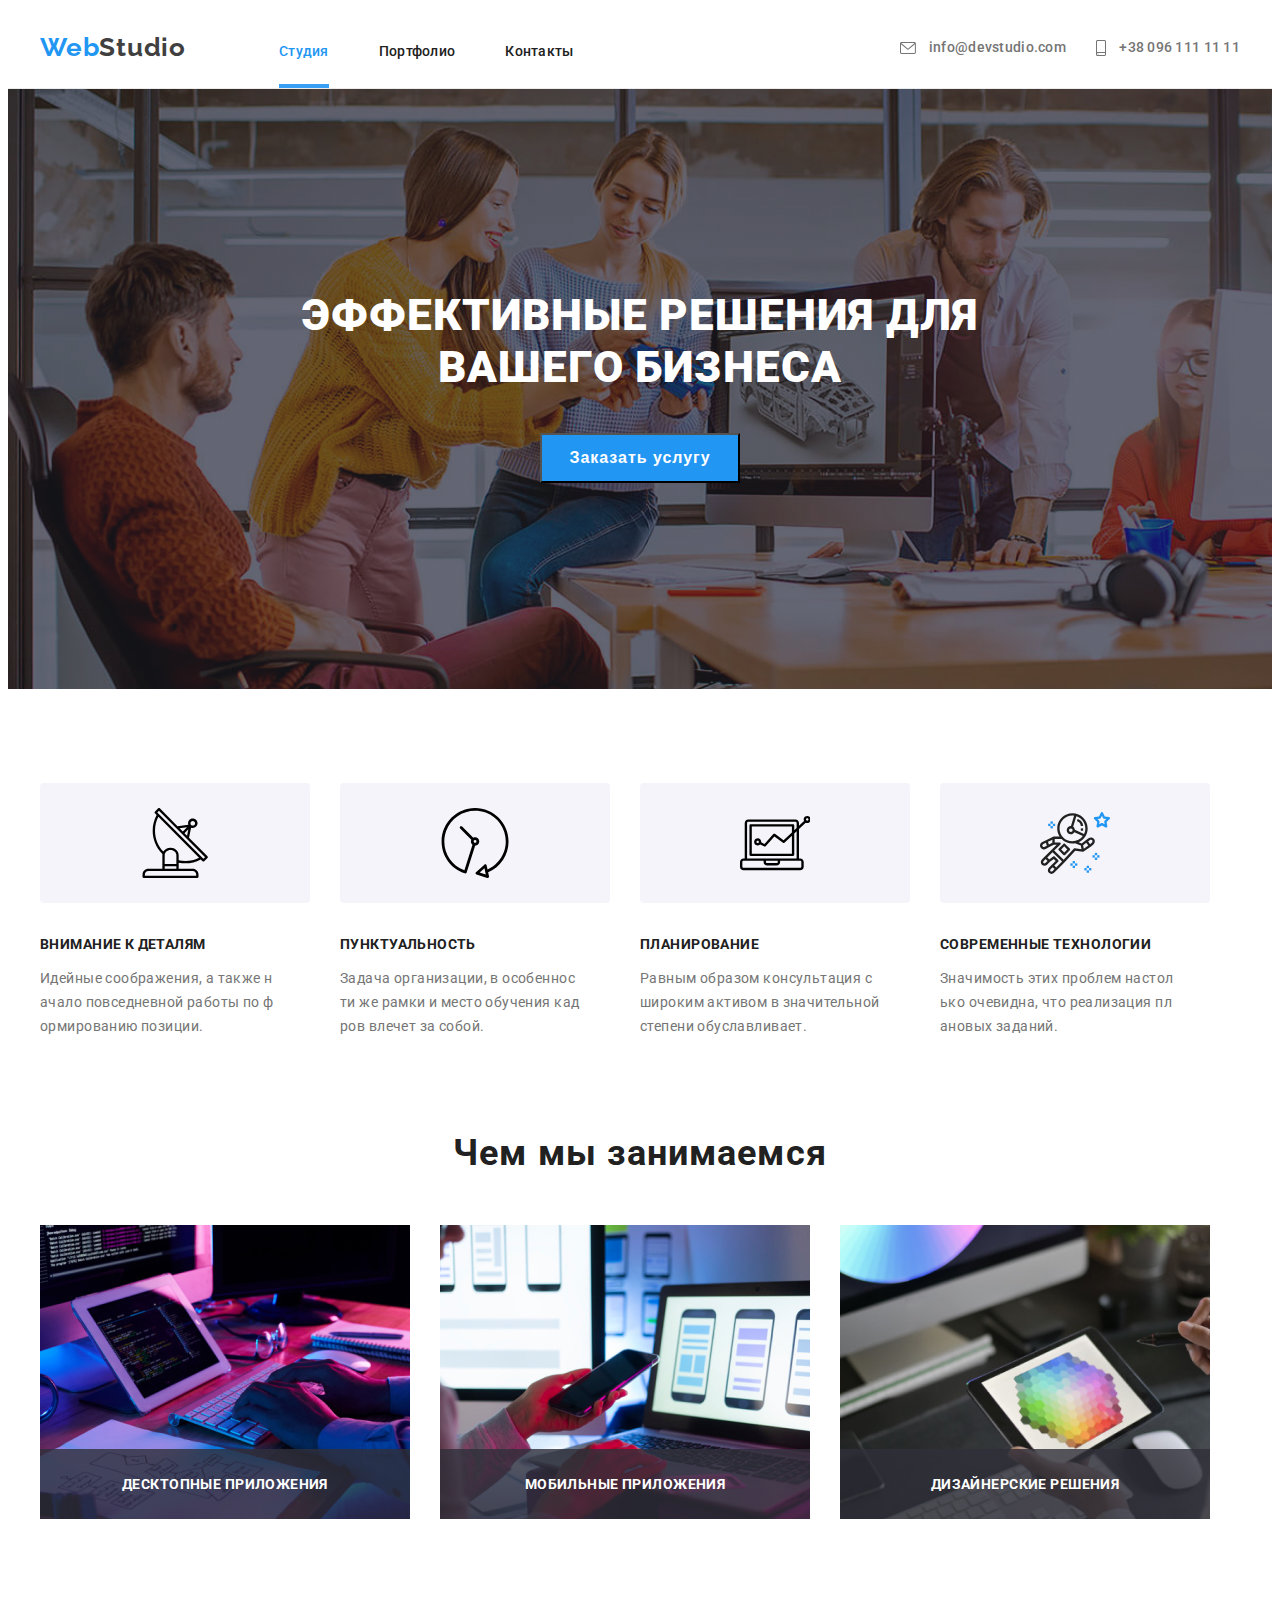
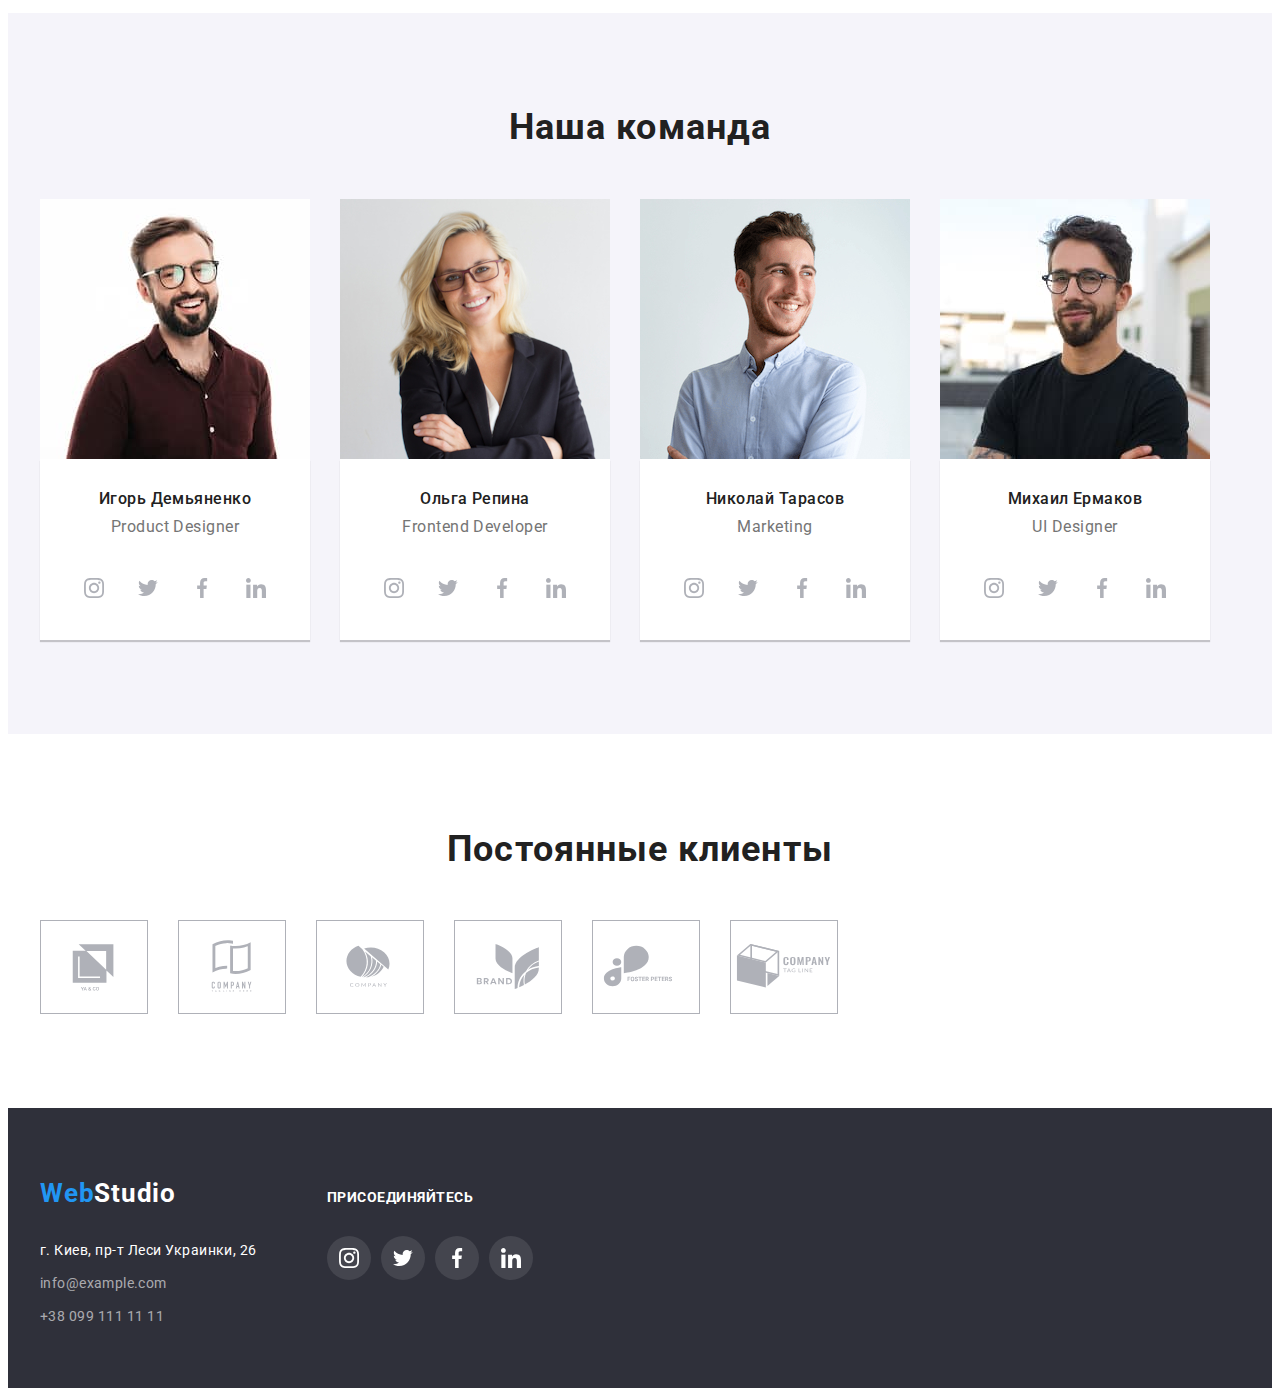
<file: index.html>
<!DOCTYPE html>
<html lang="ru">

<head>
    <meta charset="UTF-8">
    <meta http-equiv="X-UA-Compatible" content="IE=edge">
    <meta name="viewport" content="width=device-width, initial-scale=1.0">
    <title>Document</title>
    <link rel="preconnect" href="https://fonts.googleapis.com">
    <link rel="preconnect" href="https://fonts.gstatic.com" crossorigin>
    <link
        href="https://fonts.googleapis.com/css2?family=Raleway:wght@700&family=Roboto:wght@400;500;700;900&display=swap"
        rel="stylesheet">
    <link rel="stylesheet" href="https://cdnjs.cloudflare.com/ajax/libs/modern-normalize/1.1.0/modern-normalize.min.css"
        integrity="sha512-wpPYUAdjBVSE4KJnH1VR1HeZfpl1ub8YT/NKx4PuQ5NmX2tKuGu6U/JRp5y+Y8XG2tV+wKQpNHVUX03MfMFn9Q=="
        crossorigin="anonymous" referrerpolicy="no-referrer" />
    <link rel="stylesheet" href="./css/style.css">
</head>

<body>
    <header class="header">
        <div class="container header-contents">
            <nav class="nav-container">
                <a class="logo page-for-logo" href="./index.html" aria-label="Ссылка на страницу" ><span
                        class="bluecolor">Web</span>Studio</a>

                <ul class="site-nav first-site-unit">
                    <li class="item-1">
                        <a class="link current" href="./index.html">Студия</a>
                    </li>
                    <li>
                        <a class="link" href="./portfolio.html">Портфолио</a>
                    </li>
                    <li>
                        <a class="link" href="">Контакты</a>
                    </li>
                </ul>

            </nav>
            <!-- Adress -->
            <ul class="list second-site-unit">
                <li class="contact"><a class="e-mail" href="mailto:info@devstudio.com">
                        <svg class="contact-mail">
                            <use href="./images/icons.svg/symbol-defs.svg#icon-mail-hover"></use>
                        </svg>
                        info@devstudio.com</a></li>
                <li class="contact-1"><a class="list-tel" href="tel.+380961111111">
                        <svg>
                            <use href="./images/icons.svg/symbol-defs.svg#icon-smartphone"></use>
                        </svg>
                        +38 096 111 11 11</a> </li>
            </ul>
        </div>
    </header>
    <main class="caption">
        <section class="wrapper f-section">
            <div class="container container-hero">
                <h1 class="headline first-unit">Эффективные решения для вашего бизнеса</h1>
                <button class="btn button" data-modal-open type="button">Заказать услугу</button>
            </div>
        </section>
        <section class="section features">
            <div class="container">

                <h2 class="`title visually-hidden">Характеристики деятельности компании</h2> <!-- hidden -->
                <ul class="activity-list">
                    <li class="items">
                        <a class="rectangle" href="">
                            <svg class="pic-1" width="70" height="70">
                                <use href="./images/icons.svg/symbol-defs.svg#icon-workflow"></use>
                            </svg></a>
                        <h3>Внимание к деталям</h3>
                        <p class="item-1">Идейные соображения, а также начало повседневной работы по формированию
                            позиции.
                        <p>
                    </li>
                    <li class="items">
                        <a class="rectangle" href="">
                            <svg class="pic-1" width="70" height="70">
                                <use href="./images/icons.svg/symbol-defs.svg#icon-time"></use>
                            </svg></a>
                        <h3>ПУНКТУАЛЬНОСТЬ</h3>
                        <P class="item-1">Задача организации, в особенности же рамки и место обучения кадров влечет за
                            собой.</P>
                    </li>
                    <li class="items">
                        <a class="rectangle" href="">
                            <svg class="pic-1" width="70" height="70">
                                <use href="./images/icons.svg/symbol-defs.svg#icon-icon-assets"></use>
                            </svg></a>
                        <h3>ПЛАНИРОВАНИЕ</h3>
                        <p class="item-1">Равным образом консультация с широким активом в значительной степени
                            обуславливает.</p>
                    </li>
                    <li class="items">
                        <a class="rectangle" href="">
                            <svg class="pic-1" width="70" height="70">
                                <use href="./images/icons.svg/symbol-defs.svg#icon-icon-curiosity"></use>
                            </svg></a>
                        <h3>СОВРЕМЕННЫЕ ТЕХНОЛОГИИ</h3>
                        <p class="item-1">Значимость этих проблем настолько очевидна, что реализация плановых заданий.
                        </p>
                    </li>
                </ul>
            </div>
        </section>
        <section class="section">
            <div class="container block-list">
                <h2 class="subtitle-1">Чем мы занимаемся</h2>
                <ul class="worker-list">
                    <li class="picture"><img src="./images/photo1.jpg" alt="Разработка интернет-магазина" width="370">
                        <div class="description-of-the-pic"><p>Десктопные приложения</p></div>
                    </li>
                    <li class="picture"><img src="./images/photo2.jpg" alt="Рекламируем ваш продукт" width="370">  <div  class="description-of-the-pic"><p>Мобильные приложения</p></div></li>
                    <li class="picture"><img src="./images/photo3.jpg" alt="Аналитика качества графического содержания" width="370">  <div  class="description-of-the-pic"><p>Дизайнерские решения</p></div></li>
                </ul>
            </div>
        </section>
        <section class="section bussines-box">
            <div class="container area">
                <h2 class="subtitle-2">Наша команда</h2>
                <ul class="spesialist">

                    <li class="list-employee">
                        <img src="./images/teamsimg(1).jpg " alt="Игорь Демьяненко" />
                        <div class="card">
                            <h3 class="team">Игорь Демьяненко</h3>
                            <p class="desc" lang="en">Product Designer</p>
                            <ul>
                                <li><a class="icon-png icon-1" href="">
                                        <svg class="networks">
                                            <use href="./images/icons.svg/symbol-defs.svg#icon-instagram-icon"></use>
                                        </svg></a></li>
                                <li><a class="icon-png icon-2" href="">
                                        <svg class="networks">
                                            <use href="./images/icons.svg/symbol-defs.svg#icon-twitter-icon"></use>
                                        </svg></a></li>
                                <li><a class="icon-png icon-3" href="">
                                        <svg class="networks">
                                            <use href="./images/icons.svg/symbol-defs.svg#icon-facebook-icon"></use>
                                        </svg></a></li>
                                <li><a class="icon-png icon-4" href="">
                                        <svg class="networks">
                                            <use href="./images/icons.svg/symbol-defs.svg#icon-linkedin-icon"></use>
                                        </svg></a>
                                </li>
                            </ul>
                        </div>
                    </li>
                    <li class="list-employee">
                        <img src="./images/teamsimg(2).jpg" alt="Ольга Репина" />
                        <div class="card">
                            <h3 class="team">Ольга Репина</h3>
                            <p class="desc" lang="en">Frontend Developer</p>
                            <ul>
                                <li><a class="icon-png icon-1" href="">
                                        <svg class="networks">
                                            <use href="./images/icons.svg/symbol-defs.svg#icon-instagram-icon"></use>
                                        </svg></a></li>
                                <li><a class="icon-png icon-2" href="">
                                        <svg class="networks">
                                            <use href="./images/icons.svg/symbol-defs.svg#icon-twitter-icon"></use>
                                        </svg></a></li>
                                <li><a class="icon-png icon-3" href="">
                                        <svg class="networks">
                                            <use href="./images/icons.svg/symbol-defs.svg#icon-facebook-icon"></use>
                                        </svg></a></li>
                                <li><a class="icon-png icon-4" href="">
                                        <svg class="networks">
                                            <use href="./images/icons.svg/symbol-defs.svg#icon-linkedin-icon"></use>
                                        </svg></a></li>
                            </ul>
                        </div>
                    </li>
                    <li class="list-employee">
                        <img src="./images/teamsimgimg(3).jpg" alt="Николай Тарасов" />
                        <div class="card">
                            <h3 class="team">Николай Тарасов</h3>
                            <p class="desc" lang="en">Marketing</p>
                            <ul>
                                <li><a class="icon-png icon-1" href="">
                                        <svg class="networks">
                                            <use href="./images/icons.svg/symbol-defs.svg#icon-instagram-icon"></use>
                                        </svg></a></li>
                                <li><a class="icon-png icon-2" href="">
                                        <svg class="networks">
                                            <use href="./images/icons.svg/symbol-defs.svg#icon-twitter-icon"></use>
                                        </svg></a></li>
                                <li><a class="icon-png icon-3" href="">
                                        <svg class="networks">
                                            <use href="./images/icons.svg/symbol-defs.svg#icon-facebook-icon"></use>
                                        </svg></a></li>
                                <li><a class="icon-png icon-4" href="">
                                        <svg class="networks">
                                            <use href="./images/icons.svg/symbol-defs.svg#icon-linkedin-icon"></use>
                                        </svg></a></li>
                            </ul>
                        </div>
                    </li>
                    <li class="list-employee">
                        <img src="./images/teamsimgimg(4).jpg" alt="Михаил Ермаков" />
                        <div class="card">
                            <h3 class="team">Михаил Ермаков</h3>
                            <p class="desc" lang="en">UI Designer</p>
                            <ul>
                                <li><a class="icon-png icon-1" href="">
                                        <svg class="networks">
                                            <use href="./images/icons.svg/symbol-defs.svg#icon-instagram-icon"></use>
                                        </svg></a></li>
                                <li><a class="icon-png icon-2" href="">
                                        <svg class="networks">
                                            <use href="./images/icons.svg/symbol-defs.svg#icon-twitter-icon"></use>
                                        </svg></a></li>
                                <li><a class="icon-png icon-3" href="">
                                        <svg class="networks">
                                            <use href="./images/icons.svg/symbol-defs.svg#icon-facebook-icon"></use>
                                        </svg></a></li>
                                <li><a class="icon-png icon-4" href="">
                                        <svg class="networks">
                                            <use href="./images/icons.svg/symbol-defs.svg#icon-linkedin-icon"></use>
                                        </svg></a></li>
                            </ul>
                        </div>
            </div>
            </li>
            </ul>
            </div>
        </section>
        <section class="section">
            <div class="container icon-client">
                <h2>Постоянные клиенты</h2>
                <ul class="customers icon-svg">
                    <li>
                        <a class="figure" href="">
                            <svg class="company">
                                <use href="./images/icons.svg/symbol-defs.svg#icon-icon-logo"></use>
                            </svg></a>
                    </li>
                    <li>
                        <a class="figure" href="">
                            <svg class="company-2">
                                <use href="./images/icons.svg/symbol-defs.svg#icon-icon-logo-1"></use>
                            </svg></a>
                    </li>
                    <li>
                        <a class="figure" href="">
                            <svg class="company-3">
                                <use href="./images/icons.svg/symbol-defs.svg#icon-icon-logo-2"></use>
                            </svg></a>
                    </li>
                    <li>
                        <a class="figure" href="">
                            <svg class="company-4">
                                <use href="./images/icons.svg/symbol-defs.svg#icon-icon-logo-3"></use>
                            </svg></a>
                    </li>
                    <li>
                        <a class="figure" href="">
                            <svg class="company-5">
                                <use href="./images/icons.svg/symbol-defs.svg#icon-icon-logo-4"></use>
                            </svg></a>
                    </li>
                    <li>
                        <a class="figure" href="">
                            <svg class="company-6">
                                <use href="./images/icons.svg/symbol-defs.svg#icon-icon-logo-5"></use>
                        </a>
                    </li>
                </ul>
            </div>
        </section>
    </main>
    <!--The end of the main content-->
    <footer class="basement">
        <div class="container block">
            <!-- Basement site -->
            <div class="contact">
                <a class="logotype grow-pad" aria-label="Ссылка на страницу" href="./index.html"><span
                        class="site-link">Web</span>Studio</a>
                <address class="info">
                    <p class="contact-details no-italic"> г. Киев, пр-т Леси Украинки, 26 </p>
                    <a class="link-mail no-italic centering" href="mailto:info@example.com">info@example.com </a><br>
                    <a class="title-link no-italic centering" href="tel.+380991111111"> +38 099 111 11 11</a>
                </address>
            </div>
            <div class="block-icon">
                <p class="text"> Присоединяйтесь </p>
                <ul class="bottom-list-icon">
                    <li>
                        <a class="link-icon icon-1" href="">

                            <svg class="below-icons">
                                <use href="./images/icons.svg/symbol-defs.svg#icon-instagram"></use>
                            </svg></a>
                    </li>

                    <li><a class="link-icon icon-2" href="">

                            <svg class="below-icons">
                                <use href="./images/icons.svg/symbol-defs.svg#icon-twitter"></use>
                            </svg></a>
                    </li>
                    <li>
                        <a class="link-icon icon-3" href="">

                            <svg class="below-icons">
                                <use href="./images/icons.svg/symbol-defs.svg#icon-facebook"></use>
                            </svg></a>
                    </li>
                    <li>
                        <a class="link-icon icon-4" href="">

                            <svg class="below-icons">
                                <use href="./images/icons.svg/symbol-defs.svg#icon-linkedin"></use>
                            </svg></a>
                    </li>
                </ul>
            </div>
        </div>
    </footer>
    <div class="backdrop is-hidden" data-modal>
        <div class="modal">
            <p>Lorem ipsum, dolor sit amet consectetur adipisicing elit. Sed repudiandae accusamus nobis impedit
                doloribus
                harum quo in praesentium dicta nulla fugiat voluptates officiis, natus rem facilis eos, dolore modi
                odit.
                Quisquam reiciendis quo sit. Cupiditate amet quos ipsum, nobis similique optio dolore tempore magnam
                illum
                magni aliquid cumque quam, vel ipsa consequatur! Adipisci vitae atque natus id sed porro nesciunt!</p>
            <button class="modal-button-close" data-modal-close>
                <svg class="close-btn">
                    <use href="./images/icons.svg/symbol-defs.svg#icon-close-icone"></use>
                </svg></button>
        </div>
    </div>
    <script src="./js/modal.js"></script>
</body>

</html>
</file>
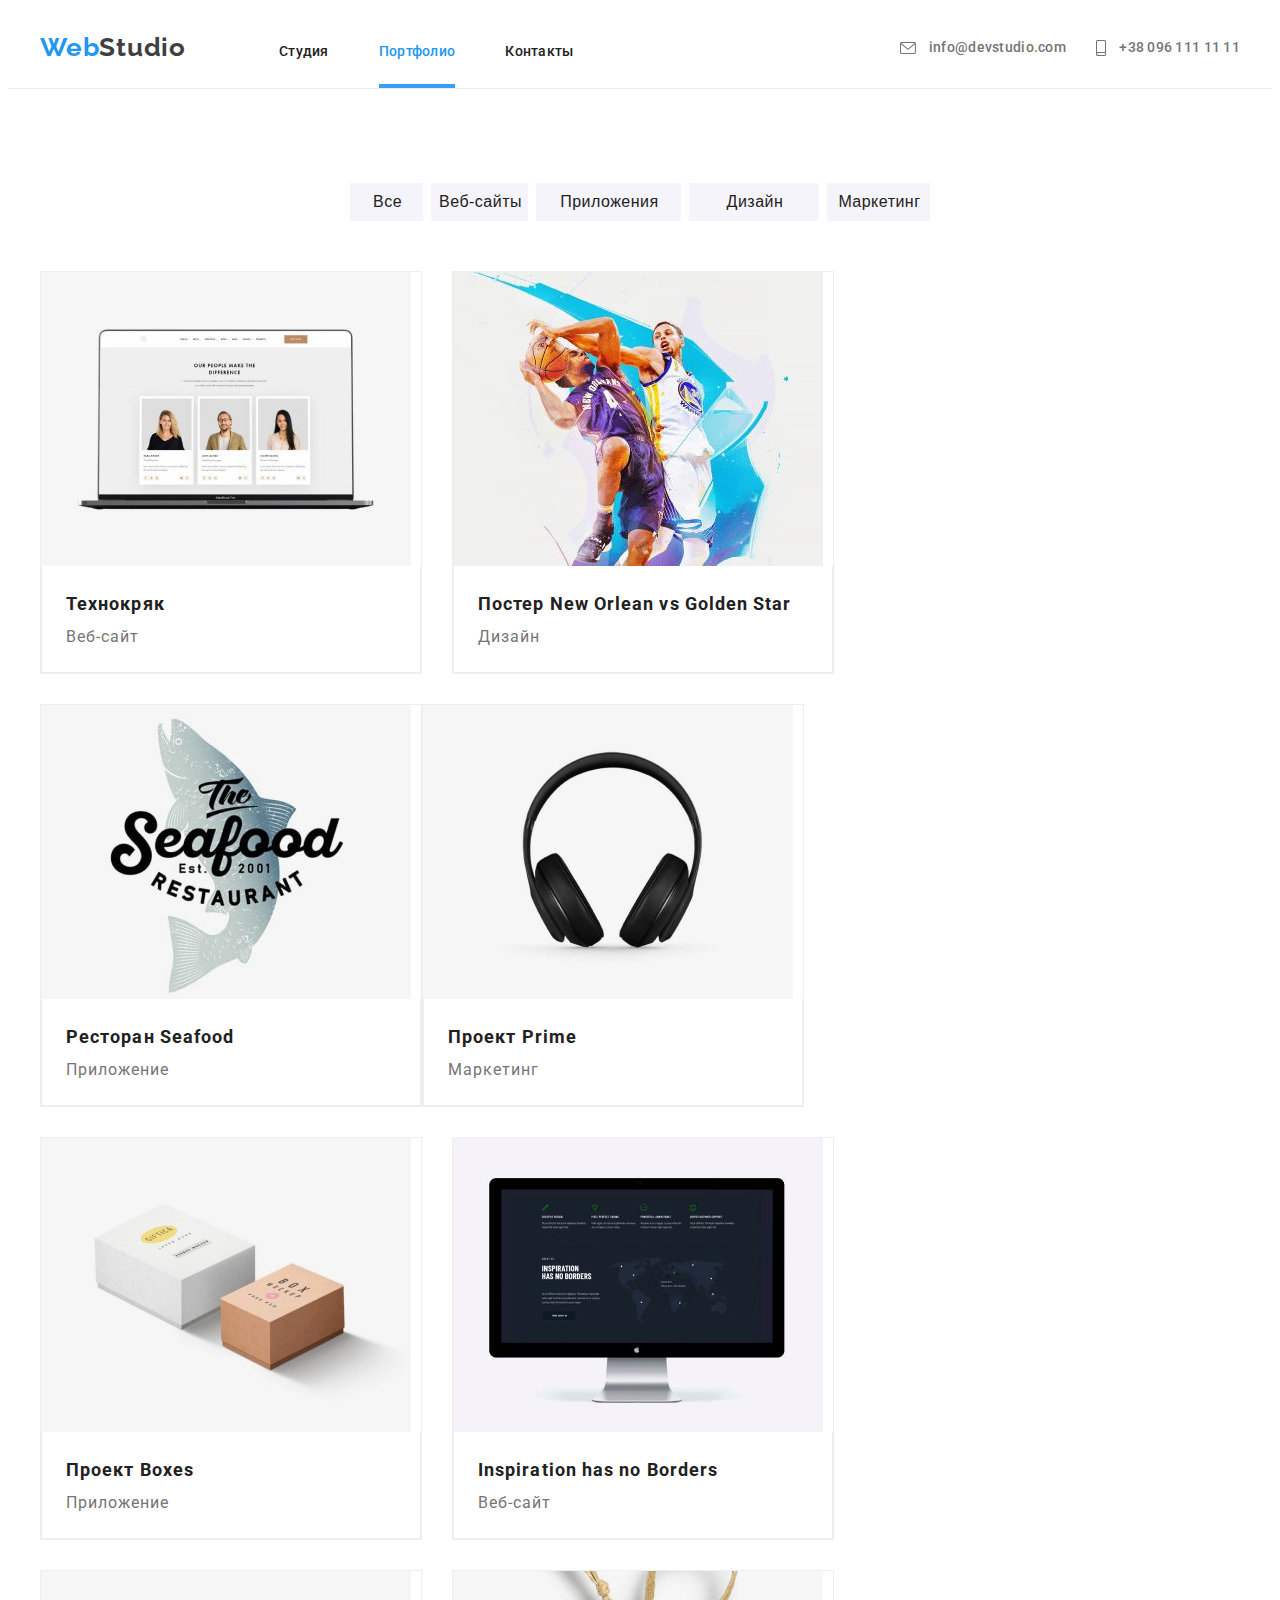
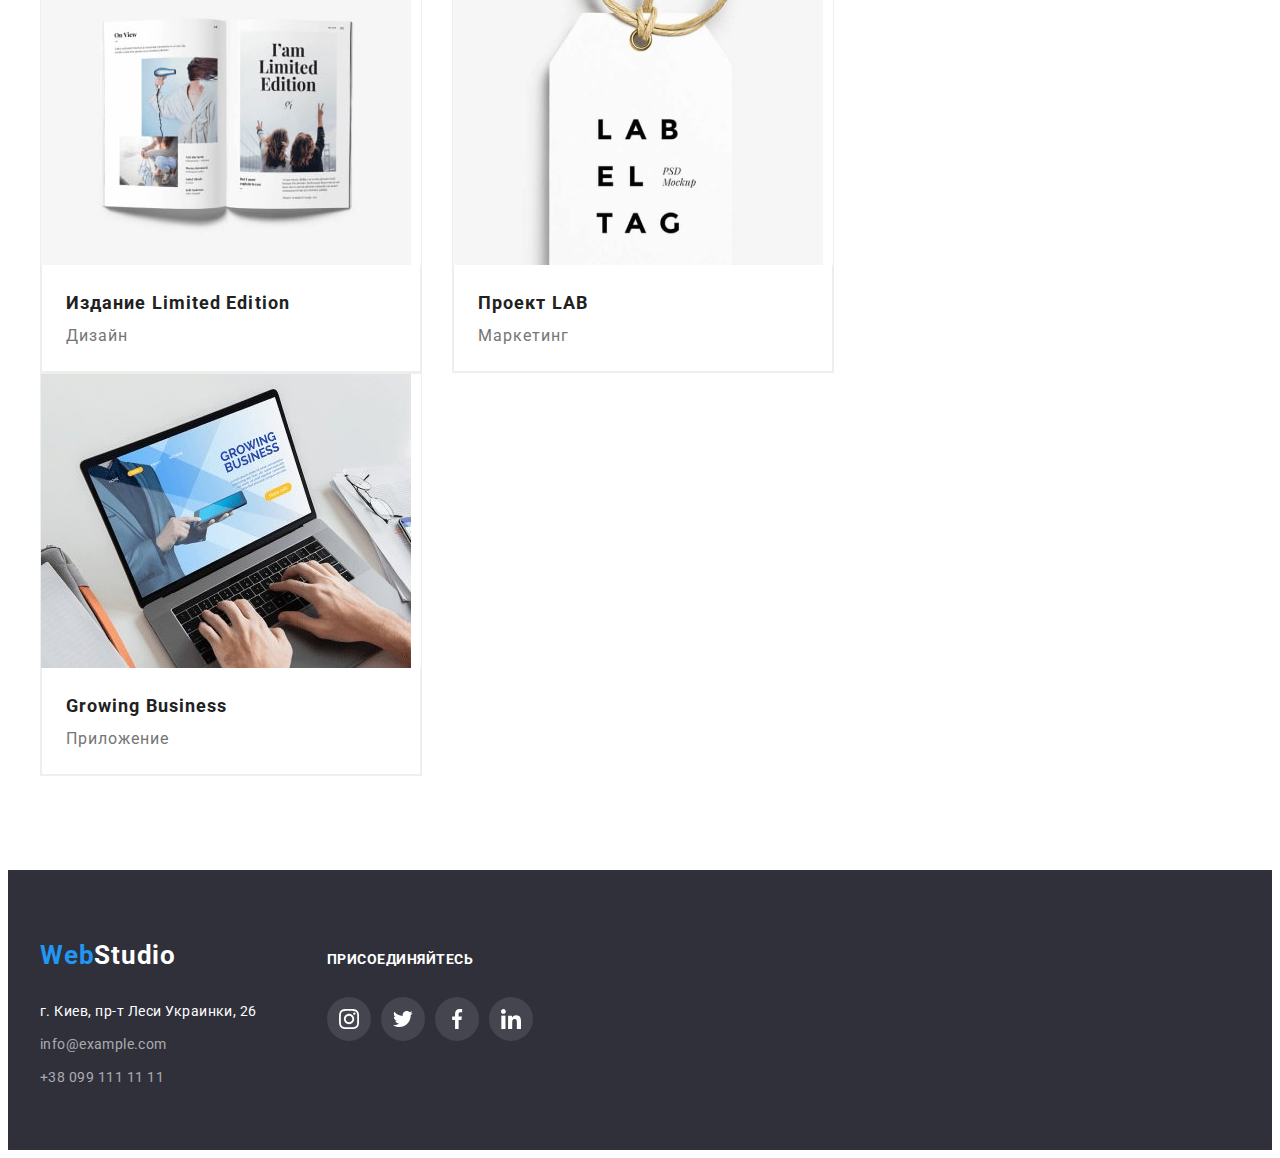
<file: portfolio.html>
<!DOCTYPE html>
<html lang="ru">

<head>
    <meta charset="UTF-8">
    <meta http-equiv="X-UA-Compatible" content="IE=edge">
    <meta name="viewport" content="width=device-width, initial-scale=1.0">
    <title>Document</title>
    <link rel="preconnect" href="https://fonts.googleapis.com">
    <link rel="preconnect" href="https://fonts.gstatic.com" crossorigin>
    <link
        href="https://fonts.googleapis.com/css2?family=Raleway:wght@700&family=Roboto:wght@400;500;700;900&display=swap"
        rel="stylesheet">
    <link rel="stylesheet" href="https://cdnjs.cloudflare.com/ajax/libs/modern-normalize/1.1.0/modern-normalize.min.css"
        integrity="sha512-wpPYUAdjBVSE4KJnH1VR1HeZfpl1ub8YT/NKx4PuQ5NmX2tKuGu6U/JRp5y+Y8XG2tV+wKQpNHVUX03MfMFn9Q=="
        crossorigin="anonymous" referrerpolicy="no-referrer" />
    <link rel="stylesheet" href="./css/style.css">
    <script>
        function isContact() {
        document.getElementsByClassName("contacts").addEventListner("click", function call() {
            let isBoss = confirm("Do you want call to us?");
            if(isBoss) {
                document.getElementsByClassName("contacts").setAttribute(href, 'tel.+380961111111')
            } else() => {
                return false;
            }

        })
        }
    </script>
</head>

<body>
    <header class="header">
        <div class="container header-contents">
            <nav class="nav-container">
                <a class="logo page-for-logo" href="./index.html" aria-label="Ссылка на страницу"><span
                        class="bluecolor">Web</span>Studio</a>

                <ul class="site-nav first-site-unit">
                    <li class="item-1">
                        <a class="link" href="./index.html">Студия</a>
                    </li>
                    <li>
                        <a class="link current" href="./portfolio.html">Портфолио</a>
                    </li>
                    <li>
                        <a class="link contacts" href="">Контакты</a>
                    </li>
                </ul>

            </nav>

            <ul class="list second-site-unit">
                <li class="contact"><a class="e-mail" href="mailto:info@devstudio.com">
                        <svg class="contact-mail">
                            <use href="./images/icons.svg/symbol-defs.svg#icon-mail-hover"></use>
                        </svg>
                        info@devstudio.com</a></li>
                <li class="contact-1"><a class="list-tel" href="tel.+380961111111">
                        <svg>
                            <use href="./images/icons.svg/symbol-defs.svg#icon-smartphone"></use>
                        </svg>
                        +38 096 111 11 11</a> </li>
            </ul>
        </div>
    </header>
    <main class="main-content">
        <!-- Main content portfolio -->
        <section class="section">
            <h1 class="visually-hidden ">Главная страница портфолио</h1>
            <div class="container container-1">
                <h2 class="sub-header visually-hidden">Кнопки управления</h2>
                <ul class="titles button">
                    <li>
                        <button class="btn-option btn-option-size-first" type="button">Все</button>
                    </li>
                    <li>
                        <button class="btn-option btn-option-size-second" type="button">Веб-сайты</button>
                    </li>
                    <li>
                        <button class="btn-option btn-option-size-third" type="button">Приложения</button>
                    </li>
                    <li>
                        <button class="btn-option btn-option-size-fourth" type="button">Дизайн</button>
                    </li>
                    <li>
                        <button class="btn-option btn-option-size-fifth" type="button">Маркетинг</button>
                    </li>
                </ul>


                <h2 class="visually-hidden ">Проекты нашей Студии</h2>
                <article>
                    <ul class="list-of-file">
                        <li class="feature">
                            <a class="link-to-project" href="">
                                <div class="imagine-container">
                                    <img src="./images/portfolio-picture/img-1.jpg" alt="Ресторан морской еды">
                                    <div class="hover-text">
                                        <p class="text-p" href="">
                                        Технокряк это современная площадка распространения коронавируса. Компании используют эту платформу для цифрового шпионажа и атак на защищённые сервера конкурентов.
                                        </p>
                                    </div>
                                    </div>
                                <div class="projects-box">
                                    <h3 class="paper">Технокряк</h3>
                                    <p>Веб-сайт</p>
                                </div>
                            </a>
                        </li>
                        <li class="feature">
                            <a class="link-to-project" href="">
                                
                                <div class="imagine-container">
                                    <img class="imagine-container" src="./images/portfolio-picture/img-2.jpg" alt="Ресторан морской еды">
                                    <div class="hover-card">
                                    
                                    </div>
                                </div>
                                <div class="projects-box">
                                    <h3 class="paper">Постер New Orlean vs Golden Star</h3>
                                    <p>Дизайн</p>
                                </div>
                               
                            </a>
                        </li>
                        <li class="feature">
                            <a class="link-to-project" href="">
                                <div class="imagine-container"><img src="./images/portfolio-picture/img-3.jpg" alt="Ресторан морской еды">
                                <div class="hover-card"></div></div>
                                <div class="projects-box">
                                    <h3 class="paper">Ресторан <span lang="en">Seafood</span> </h3>
                                    <p>Приложение</p>
                                </div>
                            </a>
                        </li>
                        <li class="feature">
                            <a class="link-to-project" href="">

                                <div class="imagine-container"><img src="images/portfolio-picture/img-4.jpg"  alt="Главный проект">
                                        <div class="hover-card"></div></div>
                                <div class="projects-box">
                                    <h3 class="paper">Проект <span lang="en">Prime</span></h3>
                                    <p class="text">Маркетинг</p>
                                </div>
                            </a>
                        </li>
                        <li class="feature">
                            <a class="link-to-project" href="">
                                <div  class="imagine-container"><img src="images/portfolio-picture/img-5.jpg" alt="Проект коробки">
                                        <div class="hover-card"></div></div>
                                <div class="projects-box">
                                    <h3 class="paper">Проект <span lang="en">Boxes</span> </h3>
                                    <p class="text">Приложение</p>
                                </div>

                            </a>
                        </li>
                        <li class="feature">
                            <a class="link-to-project" href="">
                                <div  class="imagine-container"><img src="images/portfolio-picture/img-6.jpg"
                                        alt="Нет границ вдохновения">
                                        <div class="hover-card"></div></div>
                                <div class="projects-box">
                                    <h3 lang="en" class="paper">Inspiration has no Borders</h3>
                                    <p class="text">Веб-сайт</p>
                                </div>

                            </a>
                        </li>
                        <li class="feature">
                            <a class="link-to-project" href="">
                                <div  class="imagine-container">
                                    <img src="images/portfolio-picture/img-7.jpg"
                                        alt="Изданые ограниченный випуск">
                                        <div class="hover-card"></div>
                                    </div>
                                <div class="projects-box">
                                    <h3 class="paper">Издание <span lang="en">Limited Edition</span></h3>
                                    <p class="text">Дизайн</p>
                                </div>
 
                            </a>
                        </li>
                        <li class="feature">
                            <a class="link-to-project" href="">
                                <div class="imagine-container"><img src="images/portfolio-picture/img-8.jpg"
                                        alt="Проект ЛАБ">
                                        <div class="hover-card"></div></div>
                                <div class="projects-box">
                                    <h3 class="paper">Проект <span lang="en">LAB</span></h3>
                                    <p class="text">Маркетинг</p>
                                </div>

                            </a>
                        </li>
                        <li class="feature">
                            <a class="link-to-project" href="">
                                <div  class="imagine-container"><img src="images/portfolio-picture/img-9.jpg"
                                        alt="Возрастающий бизнес">
                                        <div class="hover-card"></div></div>
                                <div class="projects-box">
                                    <h3 lang="en" class="paper">Growing Business</h3>
                                    <p class="text">Приложение</p>
                                </div>
                            </a>
                        </li>
                    </ul>
                </article>

            </div>
        </section>
    </main>
    <!--The end of the main content-->
    <footer class="basement">
        <div class="container block">
            <!-- Basement site -->
            <div class="contact">
                <a class="logotype grow-pad " aria-label="Ссылка на страницу" href="./index.html"><span
                        class="site-link">Web</span>Studio</a>
                <address class="info">
                    <p class="contact-details no-italic"> г. Киев, пр-т Леси Украинки, 26 </p>
                    <a class="link-mail no-italic centering" href="mailto:info@example.com">info@example.com </a><br>
                    <a class="title-link no-italic centering" href="tel.+380991111111"> +38 099 111 11 11</a>
                </address>
            </div>
            <div class="block-icon">
                <p class="text"> Присоединяйтесь </p>
                <ul class="bottom-list-icon">
                    <li>
                        <a class="link-icon icon-1" href="">

                            <svg class="below-icons">
                                <use href="./images/icons.svg/symbol-defs.svg#icon-instagram"></use>
                            </svg></a>
                    <li>
                    <li>
                        <a class="link-icon icon-2" href="">

                            <svg class="below-icons">
                                <use href="./images/icons.svg/symbol-defs.svg#icon-twitter"></use>
                            </svg></a>
                    </li>
                    <li>
                        <a class="link-icon icon-3" href="">

                            <svg class="below-icons">
                                <use href="./images/icons.svg/symbol-defs.svg#icon-facebook"></use>
                            </svg></a>
                    </li>
                    <li>
                        <a class="link-icon icon-4" href="">

                            <svg class="below-icons">
                                <use href="./images/icons.svg/symbol-defs.svg#icon-linkedin"></use>
                            </svg></a>
                    </li>
                </ul>
            </div>
        </div>
    </footer>

</body>

</html>
</file>
<file: css/style.css>
:root {
  --basic-bg-color: #2196f3;
  --primery-item-color: #757575;
  --internal-light-dark: #ffffff;
  --permanent-color: rgba(255, 255, 255, 0.6);
}
img {
  display: block;
}
ul {
  list-style: none;
  margin: 0;
  padding: 0;
}
a {
  text-decoration: none;
}
/* Helping items */
header {
  letter-spacing: 0.02em;
}
main {
  letter-spacing: 0.06em;
}
footer {
  letter-spacing: 0.03em;
}

.section {
  padding-top: 94px;
  padding-bottom: 94px;
}
br {
  display: none;
}

.container {
  width: 1200px;
  padding-left: 15px;
  padding-right: 15px;
  margin-left: auto;
  margin-right: auto;
}

/* ==== header section start ==== */
.header {
  border-bottom: 1px solid rgba(236, 236, 236, 1);
}

/* Шрифт для логотипа */
.logo .bluecolor {
  color: #2196f3;
}
.logo {
  color: black;
  font-family: Raleway, sans-serif;
  font-weight: 700;
  font-size: 26px;
  line-height: 1.19;
  letter-spacing: 0.03em;
  margin: 0;
  padding: 0;
}
/* Add blue color for style focus */
.logo:focus {
  color: #080545;
}
/* Шрифт навигации */
.site-nav .link-2 {
  font-weight: 500;
  font-size: 14px;
  line-height: 1.14;
  letter-spacing: 0.02em;
  color: rgba(33, 150, 243, 1);
  transition: color 250ms cubic-bezier(0.4, 0, 0.2, 1);
}

/* Шрифт навигации */
.site-nav .link {
  font-weight: 500;
  font-size: 14px;
  line-height: 1.14;
  letter-spacing: 0.02em;
  transition: color 250ms cubic-bezier(0.4, 0, 0.2, 1);
  color: rgba(33, 33, 33, 1)
}

/* Add ps-style hover and active for nav unit */
.site-nav .link:active {
  color: rgba(33, 33, 33, 1)

}
.site-nav .link:hover,
.site-nav .link:focus {
  color: #2196f3;
}

.site-nav .current {
  position: relative;
  color: #2196f3;
}

.site-nav .current:after {
  display: block;
  width: 100%;
  height: 4px;
  content: '';
  position: absolute;
  left: 0;
  bottom: -28px;

  background-color: rgba(33, 150, 243, 0.9);
}

.list .list-tel:hover {
  color: #2196f3;
}
/* Bright-hover-icons */
.list .e-mail:hover {
  color: #2196f3;
}
.e-mail:hover .contact-mail {
  fill: var(--basic-bg-color);
  transition: fill 250ms cubic-bezier(0.4, 0, 0.2, 1);
}
.contact-1:hover svg {
  fill: rgba(33, 150, 243, 1);
}
/* Дополнительная навигация */
.e-mail {
  font-weight: 500;
  font-size: 14px;
  line-height: 1.14;
  letter-spacing: 0.02em;
  color: #2196f3;
  transition-property: color;
  transition-duration: 250ms;
  transition-timing-function: cubic-bezier(0.4, 0, 0.2, 1);
}
/* Add style focus for adittional block */
.list-tel .title:focus,
.e-mail:focus {
  color: #080545;
}
h3 {
  margin-block-start: 0em;
  margin-block-end: 0em;
  margin-inline-start: 0px;
  margin-inline-end: 0px;
}
/* Дополнительная навигация */
.title {
  font-style: normal;
  font-weight: 500;
  font-size: 14px;
  line-height: 1.17;
  letter-spacing: 0.02em;
  color: var(--basic-bg-color);
}
.list .list-tel {
  font-style: normal;
  font-weight: 500;
  font-size: 14px;
  padding-top: 32px;
  padding-bottom: 32px;
  color: #757575;
  line-height: 1.14;
  letter-spacing: 0.02em;
  transition-property: color;
  transition-duration: 250ms;
  transition-timing-function: cubic-bezier(0.4, 0, 0.2, 1);
}
.list .e-mail {
  font-style: normal;
  font-weight: 500;
  font-size: 14px;
  padding-top: 32px;
  padding-bottom: 32px;
  line-height: 1.14;
  letter-spacing: 0.02em;
  color: #757575;
  transition-property: color;
  transition-duration: 250ms;
  transition-timing-function: cubic-bezier(0.4, 0, 0.2, 1);
}
.list {
  display: flex;
  margin: 0;
  padding: 0;
  margin-left: auto;
}
.list .contact-mail {
  width: 16px;
  height: 12px;
}
.list svg {
  width: 10px;
  height: 16px;
  margin-right: 10px;
  vertical-align: middle;
  fill: rgba(117, 117, 117, 1);
  transition: fill 250ms cubic-bezier(0.4, 0, 0.2, 1);
}
.contact-mail {
  width: 10px;
  height: 16px;
}
/*Add a ps-style focus for header */
.tel:hover svg {
  fill: rgba(33, 150, 243, 1);
}
.tel svg {
  width: 10px;
  height: 16px;
  margin-right: 10px;
  fill: rgba(117, 117, 117, 1);
  vertical-align: middle;
}

/* ==== header section end ==== */

/*Add a ps-style focus for adittional block */
.aside .tel:focus {
  color: #2196f3;
}
/* The beginning of the main content */

.caption h1,
h2,
h3 {
  color: #212121;
  margin: 0;
  padding: 0;
  list-style: none;
}
/* letter-spacing */
.caption h2,
h3,
h4 {
  letter-spacing: 0.03em;
}
h4 {
  font-size: 36px;
  font-weight: 700;
  text-align: center;
  line-height: 1.17;
  font-style: normal;
}
.caption p {
  letter-spacing: 0.03em;
}

/* ==== hero section start ==== */
.f-section {
  max-width: 1600px;
  margin-left: auto;
  margin-right: auto;
}

/*Color page*/
.wrapper {
  height: 600px;
  background-image: linear-gradient(
      to right,
      rgba(47, 48, 58, 0.4),
      rgba(47, 48, 58, 0.4)
    ),
    url('../images/img-overlay.svg');
}

/* Header-1 */
.wrapper .first-unit {
  display: flex;
  word-wrap: break-word;
  font-weight: 900;
  font-size: 44px;
  text-transform: uppercase;
  text-align: center;
  color: #ffffff;
  width: 800px;
  padding-top: 200px;
  margin-bottom: 40px;
  margin-left: auto;
  margin-right: auto;
}

/* Button */
.wrapper .btn {
  width: 200px;
  height: 50px;
  align-items: center;
  align-content: center;
  justify-content: center;
  color: #ffffff;
  background-color: var(--basic-bg-color);
  list-style: none;
  font-weight: 700;
  font-size: 16px;
  line-height: 1.87;
  letter-spacing: 0.06em;
  display: block;
  padding-bottom: 210px;
}

.wrapper .button {
  padding: 0px;
  margin: 0px;
  display: flex;
  margin-left: auto;
  margin-right: auto;
  transition-property: background-color;
}

/* ==== hero section end ==== */

/* ==== features section start ==== */
.features {
  padding-bottom: 0;
}

/* ==== features section end ==== */
/* "List" */
.activity-list .items p {
  font-weight: 400;
  font-size: 14px;
  line-height: 1.71;
  padding-right: 30px;
  max-height: 75px;
  word-break: break-all;
  overflow: hidden;
  hyphens: auto;
}
.activity-list .items h3 {
  font-weight: 700;
  font-size: 14px;
  line-height: 1.71;
  letter-spacing: 0.03em;
  margin-top: 30px;
  text-transform: uppercase;
  margin-bottom: 10px;
  color: #212121;
  text-align: left;
}
.section .activity-list .item-1 {
  color: var(--primery-item-color);
}
.section .subtitle-1 {
  font-weight: 700;
  font-size: 36px;
  line-height: 1.16;
  color: #212121;
}
.section .subtitle-2 {
  width: 100%;
  font-weight: 700;
  font-size: 36px;
  line-height: 1.16;
  text-align: center;
  color: #212121;
}
.section .spesialist .team {
  font-weight: 500;
  font-size: 16px;
  line-height: 1.19;
  text-align: center;
  color: #212121;
}
.section .desc {
  font-weight: 400;
  font-size: 16px;
  line-height: 1.18;
  text-align: center;
  color: #757575;
  margin-top: 10px;
  margin-bottom: 30px;
}
/* The beginning of the Footer */
.basement {
  letter-spacing: 0.03em;
  background-color: #2f303a;
  padding-top: 60px;
  padding-bottom: 60px;
  width: auto;
  padding-left: 15px;
  padding-right: 15px;
  margin-left: auto;
  margin-right: auto;
}
/* Шрифт к футтеру logo*/
.logotype .site-link {
  font-weight: 700;
  font-size: 26px;
  line-height: 1.93;
  color: #2196f3;
}

.basement .centering {
  font-weight: 700;
  font-size: 26px;
  line-height: 1.93;
  color: white;
  display: flex;
}
/* Значение в адресе */
.contact-details {
  font-weight: 400;
  font-size: 14px;
  line-height: 1.71;
  color: #ffffff;
  margin-top: 20px;
  margin-bottom: 9px;
}
.info .link-mail {
  font-weight: 400;
  font-size: 14px;
  line-height: 1.71;
  color: rgba(255, 255, 255, 0.6);
}
.basement .info .no-italic {
  font-style: normal;
}
.basement .info .title-link {
  font-weight: 400;
  font-size: 14px;
  line-height: 1.71;
  color: rgba(255, 255, 255, 0.6);
  margin-top: 9px;
}

/* Start flexbox model */

.bussines-box {
  background-color: #f5f4fa;
  margin-left: auto;
  margin-right: auto;
  padding-top: 94px;
  padding-bottom: 94px;
}

.head-container {
  display: flex;
}
.first-site-unit {
  display: inline-flex;
  align-items: baseline;
  margin-left: 93px;
}

.nav-container {
  display: flex;
  flex-direction: row;
  align-items: baseline;
  text-align: center;
}
.header-contents {
  display: flex;
  align-self: baseline;
}
/* Margin for header */
.site-nav li {
  display: inline-flex;
  align-items: center;
  margin-right: 50px;
}
.site-nav li:last-child {
  margin-right: 0;
}
.nav-container .page-for-logo {
  display: inline-flex;
  align-items: center;
}

.second-site-unit .contact {
  display: inline-flex;
  flex-direction: row-reverse;
  margin-right: 30px;
  vertical-align: middle;
  transition-property: background-color;
  transition-duration: 250ms;
  transition-timing-function: cubic-bezier(0.4, 0, 0.2, 1);
}
.second-site-unit > .contact-1 {
  display: inline-flex;
  flex-direction: row-reverse;
  align-self: center;
  vertical-align: middle;
  transition-property: background-color;
  transition-duration: 250ms;
  transition-timing-function: cubic-bezier(0.4, 0, 0.2, 1);
}

/* hidden h2 */
.sub-title {
  visibility: hidden;
}
.activity-list {
  display: flex;
}
.activity-list .items {
  max-width: 270px;
  margin-right: 30px;
}
.activity-list .items:last-child {
  margin-right: 0px;
}
/* ADD PICTURES SVG */
.rectangle {
  display: inline-flex;
  justify-content: center;
  align-items: center;
  width: 270px;
  height: 120px;
  background-color: #f5f4fa;
  border-radius: 4px;
  text-decoration: none;
}
.pic-1 {
  width: 70px;
  height: 70px;
}
.pic-1 use {
  width: 100%;
}
/* ADD ICONS SVG */ /* ADD ICONS SVG */
.icon-png {
  display: inline-flex;
  align-items: center;
  justify-content: center;
  width: 44px;
  height: 44px;
  margin: 0;
  padding: 0;
  list-style: none;
  border-radius: 50%;
  flex-wrap: nowrap;
  transition: background-color 250ms cubic-bezier(0.4, 0, 0.2, 1);
}
.icon-png:hover,
.icon-png:focus {
  background-color: var(--basic-bg-color);
}

.networks {
  width: 20px;
  height: 20px;
  fill: rgba(175, 177, 184, 1);
  transition: fill 250ms cubic-bezier(0.4, 0, 0.2, 1);
}

.icon-png:hover .networks {
  fill: rgba(255, 255, 255, 1);
}
/* .Customers our studio*/
.icon-client > h2 {
  margin-bottom: 50px;
  height: 42px;
  font-weight: 700;
  font-style: normal;
  font-size: 36px;
  line-height: 1.17;
  text-align: center;
}
.figure {
  display: flex;
  align-items: center;
  width: 100%;
  height: 92px;
  justify-content: center;
  text-decoration: none;
}
.figure svg {
  fill: rgba(175, 177, 184, 1);
  transition: fill 250ms cubic-bezier(0.4, 0, 0.2, 1)
}
.figure:hover svg {
  fill: rgba(33, 150, 243, 1);
}
.customers > li:hover {
  border: 1px solid rgba(33, 150, 243, 1);
}
.customers {
  display: flex;
  list-style-type: disc;
  margin-block-start: 0em;
  margin-block-end: 0em;
  margin-inline-start: 0px;
  margin-inline-end: 0px;
  padding-inline-start: 0px;
  list-style: none;
}
.customers > li {
  transition: border 250ms cubic-bezier(0.4, 0, 0.2, 1);
  flex-basis: calc((100%-150px) / 6);
  margin-right: 30px;
  min-height: 92px;
  border: 1px solid rgba(175, 177, 184, 1);
}
.customers > li:nth-last-child(-n + 1) {
  margin-right: 0px;
}
.icon-svg {
  display: flex;
}

.company {
  width: 106px;
  height: 60px;
}
.company-2 {
  width: 106px;
  height: 60px;
}
.company-3 {
  width: 106px;
  height: 60px;
}
.company-4 {
  width: 106px;
  height: 60px;
}
.company-5 {
  width: 106px;
  height: 60px;
}
.company-6 {
  width: 106px;
  height: 60px;
}
/* Footer */

.container p {
  font-style: normal;
  font-weight: 700;
  font-size: 14px;
  line-height: 1.17;
  letter-spacing: 0, 3;
  color: #ffffff;
}

.list-employee a:hover {
  background-color: #2196f3;
}
.bottom-list-icon a:hover {
  background-color: #2196f3;
  transition: background-color 250ms cubic-bezier(0.4, 0, 0.2, 1);
}

/* Icon for footer */ /* Icon for footer */
.block {
  display: flex;
  align-items: baseline;
}
.below-icons {
  display: flex;
  position: absolute;
  align-items: flex-end;
  justify-content: center;
  width: 20px;
  height: 20px;
  fill: rgba(255, 255, 255, 1);
  transition: fill 250ms cubic-bezier(0.4, 0, 0.2, 1);
}
.block-icon ul {
  display: flex;
  list-style-type: none;

  margin-block-start: 0em;
  margin-block-start: 30px;
  margin-block-end: 0em;
  margin-inline-start: 0px;
  margin-inline-end: 0px;
  padding-inline-start: 0px;
}
.link-icon img {
  display: block;
  position: relative;
}
.link-icon {
  display: inline-flex;
  align-items: center;
  justify-content: center;
  width: 44px;
  height: 44px;
  margin: 0;
  padding: 0;
  list-style: none;
  border-radius: 50%;
  flex-wrap: nowrap;
  background-color: rgba(255, 255, 255, 0.1);
  transition-property: background-color;
  transition-duration: 250ms;
  transition-timing-function: cubic-bezier(0.4, 0, 0.2, 1);
  margin-right: 10px;
}
.block-icon {
  margin-left: 70px;
}
.block-icon .text {
  font-style: normal;
  font-weight: 700;
  font-size: 14px;
  line-height: 1, 72;
  text-transform: uppercase;
}
.text:last-of-type {
  margin-top: 0px;
}
/* Name for picture */
.worker-list .picture {
  display: block;
  position: relative;
}
.description-of-the-pic {
position: absolute;
display: inline-flex;
align-items: center;
justify-content: center;
width: 370px;
height: 70px;
top: 224px;
background-color:  rgba(47, 48, 58, 0.8);
} 
.worker-list .description-of-the-pic p {
text-transform: uppercase;
font-weight: 700;
font-style: normal;
font-size: 14px;
line-height: 1.17;
text-align: center;
font-family: Roboto, sans-serif;
}
/* HOVER FOR ICONS */

.block-list {
  display: flex;
  flex-direction: column;
}

.worker-list {
  display: flex;
}

.worker-list .picture {
  display: block;
  width: 370px;
  height: 294px;
  margin-right: 30px;
}
.worker-list .picture:nth-last-child(-n + 1) {
  margin-right: 0px;
}
.worker-list {
  display: flex;
}
.subtitle-1 {
  text-align: center;
  margin-bottom: 50px;
}
.subtitle-2 {
  text-align: center;
  margin-bottom: 50px;
}

.spesialist {
  display: flex;
  align-items: center;
  flex-wrap: no-wrap;
  padding-inline-start: 0px;
  margin-block-start: 0em;
  margin-block-end: 0em;
}
.card {
  width: 100%;
  display: block;
  box-shadow: 0px 2px 1px 0px #00000033;
  background-color: rgba(255, 255, 255, 1);
  width: 270px;
  padding-top: 30px;
  padding-bottom: 30px;
}

.spesialist > .list-employee {
  flex-basis: calc((100%-90px) / 4);
  margin-right: 30px;
}
.spesialist > .list-employee:nth-last-child(-n + 1) {
  margin-right: 0px;
}
p {
  display: block;
  margin-block-start: 0px;
  margin-block-end: 0px;
  margin-inline-start: 0px;
  margin-inline-end: 0px;
}
.list-employee > .team {
  padding-top: 30px;
}
.list-employee .card ul {
  display: flex;
  justify-content: center;
  width: 100%;
}
.list-employee .card li {
  width: 44px;
  height: 44px;
  margin-right: 10px;
}
.list-employee .card li:last-of-type {
  margin-right: 0px;
}
.list-employee > .desc {
  padding-top: 10px;
}
.footer-block > a,
.footer-block .info > p {
  margin: 0;
  padding: 0px;
}
.footer-block .info > p {
  padding-top: 20px;
}

/* START PORTFOLIO PAGE */
/* START PORTFOLIO PAGE */
/* START PORTFOLIO PAGE */
/* START PORTFOLIO PAGE */
/* START PORTFOLIO PAGE */

:root {
  --background-color: #2f303a;
}
body {
  font-family: Roboto, sans-serif;
}
.nav-container .bluecolor {
  font-family: Raleway, sans-serif;
}
.contact .centering {
  font-family: Raleway, sans-serif;
}
.container-1 .logo {
  font-family: Raleway, sans-serif;
}
/* HEADING  */
h1,
h2,
h3 {
  /* text-align: center; */
  /* font-size: 2; */
  margin: 0;
  padding: 0;
}

.section .sub-header {
  visibility: hidden;
}
.main-content h1 {
  text-align: center;
  /* font-size: 2rem; */
}
.main-content h2 {
  text-align: center;
  /* font-size: 2.2; */
}
/* .main-content h3 {
  font-size: 2;
} */

/* Site header begins */
.logo {
  font-family: Raleway;
  font-weight: 700;
  font-size: 26px;
  line-height: 1.19;
  color: #404040;
}
.logo .half-1 {
  color: #2196f3;
}
/* Pages color */
.title .title-1 {
  font-family: Roboto;
  font-weight: 500;
  font-size: 14px;
  line-height: 1.14;
  color: #212121;
  transition-property: background-color;
  transition-duration: 250ms;
  transition-timing-function: cubic-bezier(0.4, 0, 0.2, 1);
}

.sub-nav .title .title-2 {
  font-family: Roboto;
  font-weight: 500;
  font-size: 14px;
  line-height: 1.14;
  color: #2196f3;
  transition: color 250ms cubic-bezier(0.4, 0, 0.2, 1);
}
.item a {
  font-family: Roboto;
  transition-property: color;
  transition-duration: 250ms;
  transition-timing-function: cubic-bezier(0.4, 0, 0.2, 1);
  font-weight: 500;
  font-size: 14px;
  line-height: 1.14;
  color: #757575;
}
/* hidden the bottom */
.visually-hidden {
  position: absolute !important;
  clip: rect(1px 1px 1px 1px);
  clip: rect(1px, 1px, 1px, 1px);
  padding: 0 !important;
  border: 0 !important;
  height: 1px !important;
  width: 1px !important;
  overflow: hidden;
}

/* Add hover, focus and active(dark/blue color) for nav unit */
.sub-nav .title .title-2:focus,
.sub-nav .title .title-2:hover,
.title .title-2:active,
.title .title-1:focus,
.title .title-1:hover,
.title .title-1:active {
  color: #2196f3;
  transition: color 250ms cubic-bezier(0.4, 0, 0.2, 1);
}
.item .e-mail:hover,
.item .e-mail:focus {
  color: #2196f3;
}
.item .tel:hover,
.item .tel:focus {
  color: #2196f3;
}
/* Main content */
.btn-option::selection {
  color: #212121;
  font-weight: 500;
  font-style: normal;
  font-size: 16px;
  line-height: 1, 6;
  letter-spacing: 0, 3em;
  text-align: center;
  transition-property: color;
  transition-duration: 250ms;
  transition-timing-function: cubic-bezier(0.4, 0, 0.2, 1);
}

.button .btn-option {
  font-weight: 500;
  font-size: 16px;
  line-height: 1, 62;
  text-align: center;
  letter-spacing: 0.03em;
  color: rgba(33, 33, 33, 1);
  background-color: rgba(245, 244, 250, 1);
  outline: 0 !important;
}
.titles .btn-option::-moz-focus-inner,
.titles .btn-option::-moz-focus-outer {
  border: 0;
  padding: 0;
}
.titles .btn-option:hover,
.titles .btn-option:focus {
  background-color: #2196f3;
  color: #ffffff;
  box-shadow: 0px 2px 2px 0px #00000012;
}

/* background div) */
.titles .btn {
  font-weight: 500;
  font-size: 16px;
  line-height: 1, 62;
  text-align: center;
  letter-spacing: 0.03em;
  color: #ffffff;
  background-color: #2196f3;
  padding-top: 94px;
}
/* Projects commyuity */
.feature .paper {
  font-weight: 700;
  font-size: 18px;
  line-height: 2;
  letter-spacing: 0.06em;
  color: #212121;
}
.section .feature p {
  font-weight: 400;
  font-size: 16px;
  line-height: 1.87;
  text-align: left;
  color: #757575;
}
/* End main content and footer starting */
.basement {
  background-color: var(--background-color);
}
.footer-box {
  width: auto;
  margin-top: 94px;
  background-color: #2f303a;
}
.logotype .web-link {
  color: #2196f3;
}
.basement a {
  color: #212121;
}
.basement .logotype {
  font-weight: 700;
  font-size: 26px;
  line-height: 1.19;
  letter-spacing: 0.03em;
  color: #ffffff;
}
.footerbox .link-1 .site {
  color: #2196f3;
}
.info .contact-details {
  font-weight: 400;
  font-size: 14px;
  line-height: 1.71;
  color: #ffffff;
}
.info .link-mail {
  font-style: normal;
  font-weight: normal;
  font-size: 14px;
  line-height: 1.71;
  letter-spacing: 0.03em;
  color: rgba(255, 255, 255, 0.6);
}
.info .web-link {
  font-style: normal;
  font-weight: normal;
  font-size: 14px;
  line-height: 1.71;
  letter-spacing: 0.03em;
  color: rgba(255, 255, 255, 0.6);
}
.basement .info .no-italic {
  font-style: normal;
  font-family: Roboto, sans-serif;
}
*no-italic {
  font-style: normal;
}
.header-of-page {
  border-bottom: 1px solid rgba(236, 236, 236, 1);
}

.sub-nav-unit li {
  margin-right: 50px;
  vertical-align: middle;
}
.sub-nav-unit li:first-child {
  margin-left: 93px;
}
.sub-nav-unit li:last-child {
  margin-right: 0px;
}
.sub-nav-unit {
  display: flex;
  justify-content: baseline;
  height: 100%;
}
.sub-iteam-unit {
  display: flex;
  margin: 0;
  padding: 0;
  text-align: center;
  justify-content: center;
  padding-left: 160px;
}
.net-menu {
  display: flex;
  padding: 0;
  margin: 0;
  list-style: none;
  flex-direction: row;
  align-items: baseline;
  text-align: center;
  align-content: center;
}
/* Margin for header */
.logo {
  padding-top: 24px;
  padding-bottom: 25px;
}
.dif-page {
  padding-top: 32px;
  padding-bottom: 32px;
}
.title-1 {
  padding-top: 32px;
  padding-bottom: 32px;
}

.sub-iteam-unit .town {
  padding-left: auto;
  padding-right: 50px;
  vertical-align: middle;
}
.town svg {
  width: 16px;
  height: 12px;
  margin-right: 10px;
  fill: rgba(117, 117, 117, 1);
  vertical-align: middle;
}
.button {
  padding: 0px;
  margin: 0px;
  display: flex;
  margin-left: auto;
  margin-right: auto;
  align-items: center;
  align-content: center;
  justify-content: center;
  vertical-align: middle;
  margin-bottom: 50px;
}
.btn-option-size-first {
  font-weight: 500;
  font-size: 16px;
  line-height: 1, 62;
  text-align: center;
  letter-spacing: 0.03em;
  color: #212121;
  background-color: #f5f4fa;
  border-color: #f5f4fa;
  border-radius: 0px;
  width: 73px;
  height: 38px;
  padding-left: 8px;
  vertical-align: middle;
  margin-right: 8px;
  outline: 0px;
  border: 0;
  transition-property: background-color, color, box-shadow;
  transition-duration: 250ms;
  transition-timing-function: cubic-bezier(0.4, 0, 0.2, 1);
}
.btn-option-size-second {
  font-weight: 500;
  font-size: 16px;
  line-height: 1, 62;
  text-align: center;
  letter-spacing: 0.03em;
  color: #212121;
  background-color: #f5f4fa;
  border-color: #f5f4fa;
  border-radius: 0px;
  height: 38px;
  padding-left: 8px;
  margin-right: 8px;
  outline: 0px;
  border: 0;
  transition-property: background-color, color, box-shadow;
  transition-duration: 250ms;
  transition-timing-function: cubic-bezier(0.4, 0, 0.2, 1);
}
.btn-option-size-third {
  font-weight: 500;
  font-size: 16px;
  line-height: 1, 62;
  text-align: center;
  letter-spacing: 0.03em;
  color: #212121;
  background-color: #f5f4fa;
  border-color: #f5f4fa;
  border-radius: 0px;
  width: 145px;
  height: 38px;
  padding-left: 8px;
  margin-right: 8px;
  outline: 0px;
  border: 0;
  transition-property: background-color, color, box-shadow;
  transition-duration: 250ms;
  transition-timing-function: cubic-bezier(0.4, 0, 0.2, 1);
}
.btn-option-size-fourth {
  font-weight: 500;
  font-size: 16px;
  line-height: 1, 62;
  text-align: center;
  letter-spacing: 0.03em;
  color: #212121;
  background-color: #f5f4fa;
  border-color: #f5f4fa;
  border-radius: 0px;
  width: 130px;
  height: 38px;
  padding-left: 8px;
  margin-right: 8px;
  outline: 0px;
  border: 0;
  transition-property: background-color, color, box-shadow;
  transition-duration: 250ms;
  transition-timing-function: cubic-bezier(0.4, 0, 0.2, 1);
}
.btn-option-size-fifth {
  font-weight: 500;
  font-size: 16px;
  line-height: 1, 62;
  text-align: center;
  letter-spacing: 0.03em;
  color: #212121;
  background-color: #f5f4fa;
  border-color: #f5f4fa;
  border-radius: 0px;
  width: 103px;
  height: 38px;
  padding-left: 8px;
  outline: 0px;
  border: 0;
  transition-property: background-color, color, box-shadow;
  transition-duration: 250ms;
  transition-timing-function: cubic-bezier(0.4, 0, 0.2, 1);
}

.list-of-file {
  padding: 0;
  margin: 0;
  list-style: none;
  flex-wrap: wrap;
  display: flex;
}

.projects-box {
  border: 1px solid #eeeeee;
  border-top: 0px;
  padding: 20px 24px;
}

/* ==== portfolio cards section start ==== */
.feature {
  /* position: relative; */
  width: 370px;
}

.link-to-project {
  display: block;
  /* position: absolute; */
}

.imagine-container {
  position: relative;
  overflow: hidden;

}

.hover-text {
  padding: 63px 24px;
  position: absolute;
  display: flex;
  align-items: center;
  justify-self: center;
  top: 0;
  left: 0;
  transform: translateY(100%);
  width: 100%;
  height: 100%;
  color: white;
  background: rgba(33, 150, 243, 0.9);
  transition: transform 250ms cubic-bezier(0.4, 0, 0.2, 1);
}
.hover-card {
  position: absolute;
  top: 0;
  left: 0;
  transform: translateY(100%);
  width: 100%;
  height: 100%;
  padding: 63px 24px;
  background: rgba(33, 150, 243, 0.9);

  transition: transform 250ms cubic-bezier(0.4, 0, 0.2, 1);
}
.link-to-project:hover .hover-card {
  display: block;
  transform: translateY(0);
}
.link-to-project:hover .hover-text {
  transform: translateY(0);
}

.hover-text:hover {
  background: rgba(33, 150, 243, 0.9);
  transition: background-color 250ms cubic-bezier(0.4, 0, 0.2, 1);
  opacity: 1;
  /* max-height: 168px; */
}

.list-of-file .hover-text .text-p {
  max-height: 168px;
  font-size: 18px;
  font-weight: 400;
  color: #ffffff;
  overflow-wrap: normal;
  word-break: keep-all;
  font-style: normal;
  line-height: 1.55;
  letter-spacing: 0.03em;
}

/* .projects-box:hover .hover-text {
  background: rgba(33, 150, 243, 0.9);
  transition: background-color 250ms cubic-bezier(0.4, 0, 0.2, 1);
} */
/* .list-of-file .feature:hover .hover-text {
  background: rgba(33, 150, 243, 0.9);
  transition: background-color 250ms cubic-bezier(0.4, 0, 0.2, 1);
} */
/* .list-of-file .feature:hover .hover-text .text-p {
  display: inline-block;
  font-size: 18px;
  font-weight: 400;
  color: #ffffff;
  transition: color 250ms cubic-bezier(0.4, 0, 0.2, 1);
  opacity: 1;
  width: 322px;
  height: 168px;
} */
/* .hover-text:hover .text-p {
  opacity: 1;
  z-index: 7;
} */
/* .link-to-project:hover .text-p {
  display: inline-block;
  text-align: left;
  font-size: 18px;
  font-weight: 400;
  color: #ffffff;
  opacity: 1;
  width: 322px;
  height: 168px;
  z-index: 10;
} */
/* .link-to-project:hover .hover-text {
  position: absolute;
  display: inline-flex;
  align-items: center;
  justify-content: center;
  font-family: sans-serif;
  color: white;
  width: 370px;
  height: 294px;
  z-index: 9;
} */
/* .link-to-project:hover .imagine-container .hover-text {
  opacity: 1;

} */

/* ==== portfolio cards section end ==== */

/* .list-of-file .feature > p {
  margin-block-start: 0em;
  margin-block-end: 0em;
  margin-inline-start: 0px;
  margin-inline-end: 0px;
} */
/* .list-of-file .feature > h3 {
  margin-block-start: 0px;
  margin-block-end: 0em;
  margin-inline-start: 0px;
  margin-inline-end: 0px;
} */
.text {
  margin-top: 4px;
}
.list-of-file > .feature:hover {
  box-shadow: 1px 4px 6px 0px rgba(0, 0, 0, 0.16);
  transition: background-color 250ms cubic-bezier(0.4, 0, 0.2, 1);
}
.list-of-file > .feature {
  list-style-type: none;
  border: 1px solid rgba(238, 238, 238, 1);
  flex-basis: calc((100% - 2 * 30px) / 3);
  margin-right: 30px;
  margin-bottom: 30px;
}
.list-of-file  .feature:nth-of-type(3n) {
  margin-right: 0px;
}
.list-of-file  .feature:nth-of-type(7) {
  margin-bottom: 0px;
}
.list-of-file  .feature:nth-of-type(8) {
  margin-bottom: 0px;
}
.list-of-file  .feature:nth-of-type(9) {
  margin-bottom: 0px;
}
.basement > p {
  width: 145px;
  height: 31px;
}
.basement > a {
  width: 231px;
  height: 21px;
}
/* SVG ICONS   FOR      PORTFOLIO */
.join-there .text-1 {
  font-style: normal;
  font-weight: 700;
  font-size: 14px;
  line-height: 1, 72;
  text-transform: uppercase;
}

.footer-box .link-to-network {
  display: inline-block;
  background-color: #4241413d;
  width: 44px;
  height: 44px;
  margin: 0;
  padding: 0;
  list-style: none;
  border-radius: 50%;
  margin-bottom: 30px;
}
.circl {
  width: 20px;
  height: 20px;
  vertical-align: middle;
  padding-left: 12px;
  padding-right: 12px;
  margin-top: 12px;
}
.join-there .text-1 {
  text-align: center;
  padding: auto;
  margin-bottom: 5px;
  font-style: normal;
  font-weight: 700;
  font-size: 14px;
  line-height: 1, 72;
  text-transform: uppercase;
}
.bottom-list-icon {
  display: flex;
}

/* .backdrop */
.backdrop {
  position: fixed;
  top: 0;
  left: 0;
  width: 100%;
  height: 100%;
  background-color: rgba(0, 0, 0, 0.2);
  opacity: 1;
  transition: opacity 250ms cubic-bezier(0.4, 0, 0.2, 1);
}
.backdrop.is-hidden {
  opacity: 0;
  pointer-events: none;
  transition: opacity 250ms cubic-bezier(0.4, 0, 0.2, 1);
}
.backdrop.is-hidden .modal {
  transform: translate(-50%, -50%) scale(1.45);
}
.modal {
  min-height: 581px;
  min-width: 528px;
  background-color: #fff;
  position: absolute;
  top: 50%;
  left: 50%;
  padding: 40px;
  transform: translate(-50%, -50%) scale(1);
  transition: transform 250ms cubic-bezier(0.4, 0, 0.2, 1);
}
.modal-button-close {
  position: absolute;
  top: 8px;
  right: 8px;
  width: 30px;
  height: 30px;
  border-radius: 50%;
  border: 1px solid rgba(0, 0, 0, 0.1);
  background-color: transparent;
  cursor: pointer;
  align-items: center;
  justify-content: center;
  display: flex;
}

/* Backlight Pages */
/* Backlight Pages */
/* Add backlights */

/* Portfolio hover */
/* Portfolio hover */

.sub-nav .current:after {
  position: relative;
  top: 23px;
  left: 0;
  padding: 0;
  margin: 0;
  color: #2196f3;
  background-color: rgba(33, 150, 243, 0.9);
  cursor: pointer;
  max-width: 78px;
  min-height: 4px;
  margin-top: auto;
  margin-left: auto;
  text-decoration: underline;
  bottom: 0;
  content: '';
  display: flex;
  align-items: flex-end;
}

/* styling */
</file>
